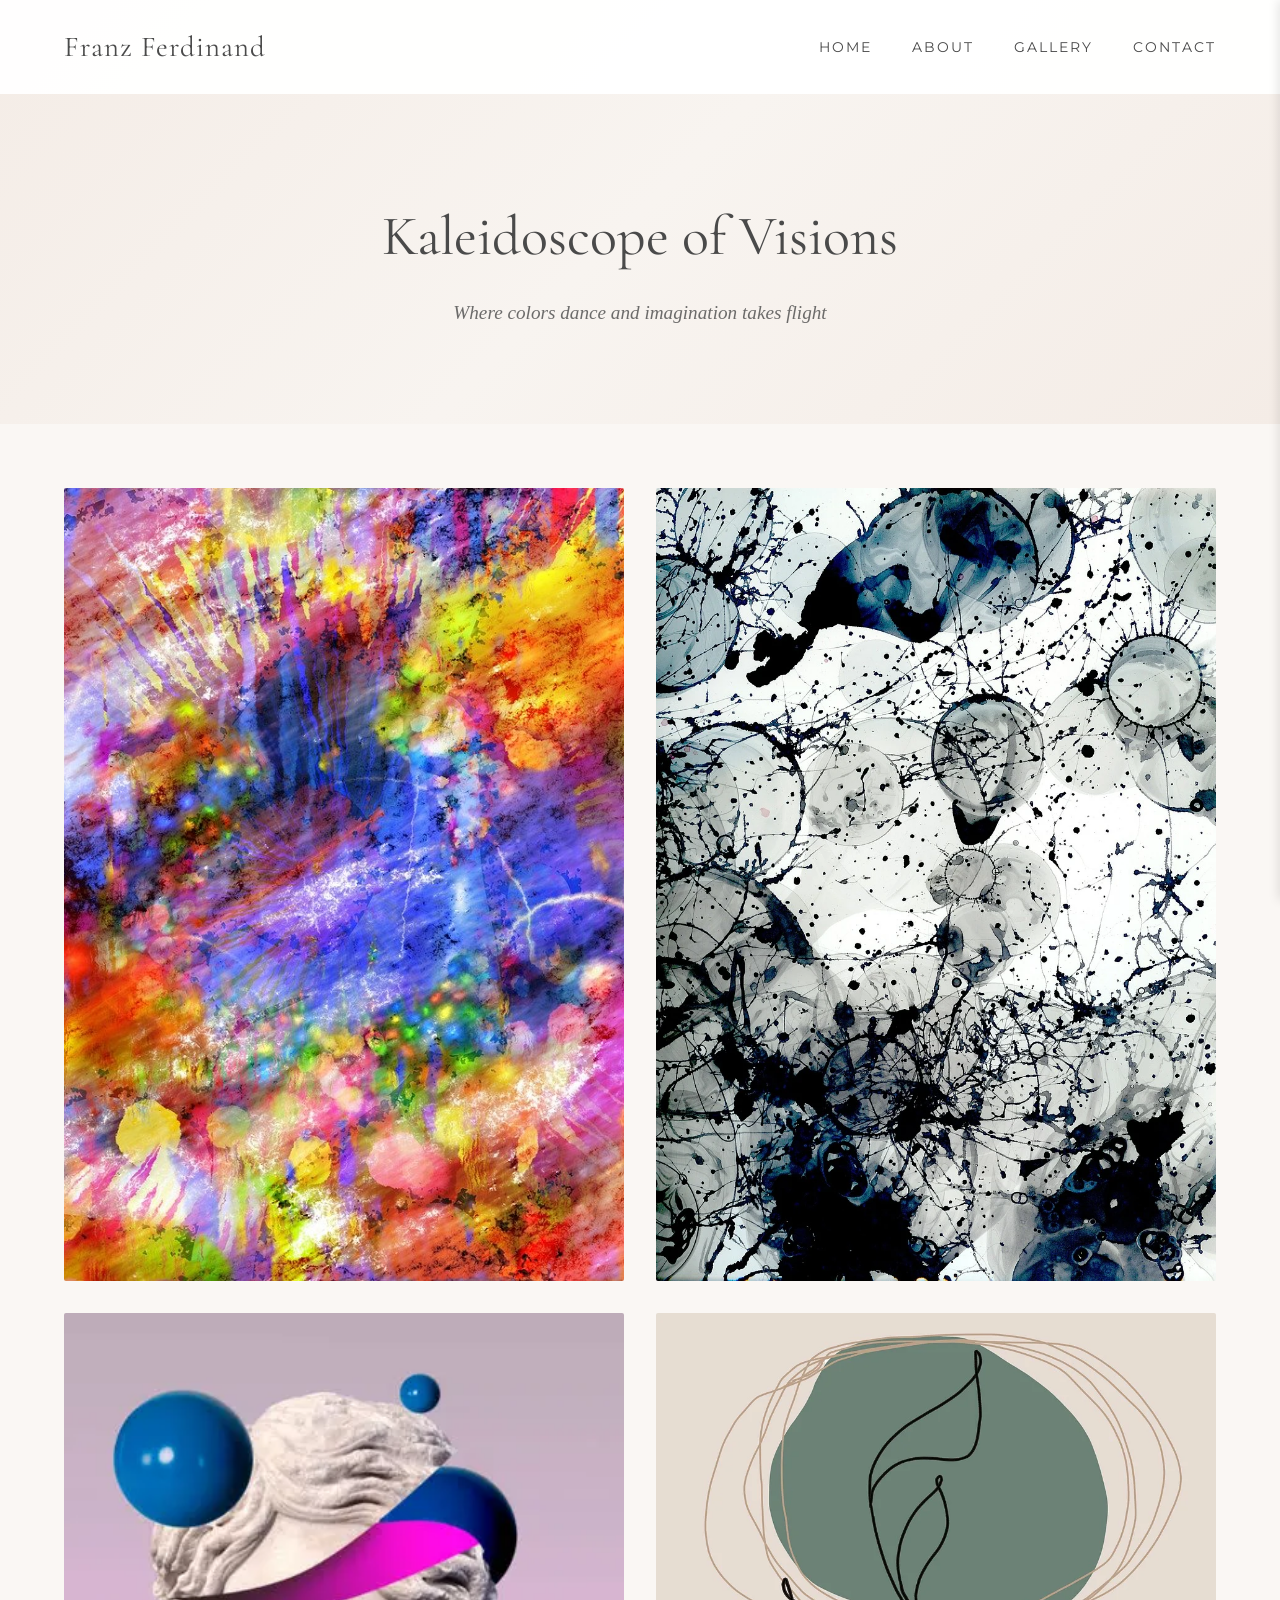
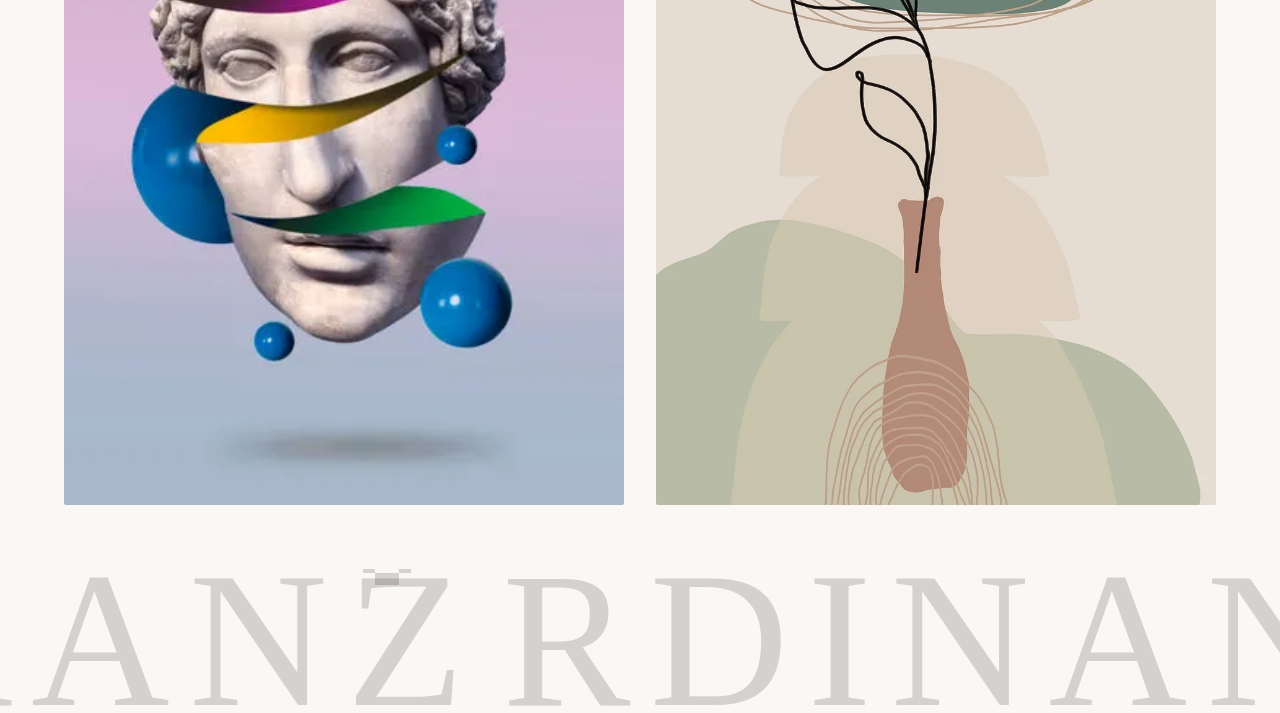
<file: gallery.html>
<!DOCTYPE html>
<html lang="en">
<head>
    <meta charset="UTF-8">
    <meta name="viewport" content="width=device-width, initial-scale=1.0">
    <title>Gallery - Franz Ferdinand</title>
    <link rel="stylesheet" href="styles.css">
    <script src="script.js" defer></script>
</head>
<body>
    <!-- Navigation -->
    <div class="nav-container">
        <nav class="main-nav">
            <div class="logo">
                <a href="index.html">Franz Ferdinand</a>
            </div>
            <ul class="nav-links">
                <li><a href="index.html#hero">Home</a></li>
                <li><a href="index.html#about">About</a></li>
                <li><a href="gallery.html">Gallery</a></li>
                <li><a href="index.html#contact">Contact</a></li>
            </ul>
        </nav>
    </div>

    <!-- Gallery Header -->
    <section class="gallery-header">
        <h1>Kaleidoscope of Visions</h1>
        <p>Where colors dance and imagination takes flight</p>
    </section>

    <!-- Gallery Grid -->
    <section class="gallery-page">
        <div class="gallery-grid">
            <div class="gallery-item large">
                <img src="images/colour symphony.jpg" alt="Explosion of Colors">
                <div class="gallery-overlay">
                    <h3>Chromatic Dreams</h3>
                    <p>A journey through the spectrum of emotions</p>
                </div>
            </div>
            <div class="gallery-item vertical">
                <img src="images/explosion of colours.webp" alt="Color Symphony">
                <div class="gallery-overlay">
                    <h3>Vertical Voyage</h3>
                    <p>Rising through layers of consciousness</p>
                </div>
            </div>
            <div class="gallery-item">
                <img src="images/lsat.webp" alt="Color Meditation">
                <div class="gallery-overlay">
                    <h3>Quantum Reflections</h3>
                    <p>Where science meets artistry</p>
                </div>
            </div>
            <div class="gallery-item horizontal">
                <img src="images/mdeitation.webp" alt="Color Harmony">
                <div class="gallery-overlay">
                    <h3>Harmonic Flow</h3>
                    <p>The rhythm of visual poetry</p>
                </div>
            </div>
        </div>
    </section>

    <!-- Footer -->
    <footer>
        <!-- Copy your footer content from index.html -->
    </footer>
</body>
</html>
</file>
<file: styles.css>
/* Typography */
@import url('https://fonts.googleapis.com/css2?family=Cormorant+Garamond:wght@300;400;500&family=Montserrat:wght@300;400;500&display=swap');

:root {
    --color-primary: #c5aa8f;
    --color-secondary: #f4ece6;
    --color-text: #4a4a4a;
    --color-light: #faf7f4;
    --font-heading: 'Cormorant Garamond', serif;
    --font-body: 'Montserrat', sans-serif;
}

/* Base Styles */
* {
    margin: 0;
    padding: 0;
    box-sizing: border-box;
}

html, body {
    max-width: 100%;
    overflow-x: hidden; /* Prevent horizontal scroll on entire page */
}

/* Main container for all sections */
.main-nav,
.hero,
.gallery,
.about,
.contact,
footer {
    width: 100%;
    max-width: 1400px; /* Consistent max-width */
    margin: 0 auto;
    padding-left: 5%;
    padding-right: 5%;
    overflow-x: hidden;
}

body {
    font-family: var(--font-body);
    font-size: 16px;
    line-height: 1.6;
    color: var(--color-text);
    background-color: var(--color-light);
}

h1, h2, h3, h4, h5, h6 {
    font-family: var(--font-heading);
    font-weight: 400;
}

/* Navigation */
.main-nav {
    position: fixed;
    top: 0;
    left: 50%;
    transform: translateX(-50%);
    width: 100%;
    max-width: 1400px; /* Match your content width */
    padding: 1.5rem 5%;
    background-color: rgba(255, 255, 255, 0.95);
    display: flex;
    justify-content: space-between;
    align-items: center;
    z-index: 1000;
    transition: all 0.3s ease;
}

/* Container for nav to ensure full-width background */
.nav-container {
    position: fixed;
    top: 0;
    left: 0;
    width: 100%;
    background-color: rgba(255, 255, 255, 0.95);
    z-index: 999;
}

.logo a {
    font-family: var(--font-heading);
    font-size: 1.8rem;
    color: var(--color-text);
    text-decoration: none;
    letter-spacing: 1px;
}

.nav-links {
    display: flex;
    gap: 2.5rem;
    list-style: none;
}

.nav-links a {
    font-family: var(--font-body);
    font-size: 0.85rem;
    text-transform: uppercase;
    letter-spacing: 2px;
    color: var(--color-text);
    text-decoration: none;
    transition: color 0.3s ease;
}

.nav-links a:hover {
    color: var(--color-primary);
}

/* Hero Section */
.hero {
    height: 100vh;
    display: flex;
    align-items: center;
    justify-content: center;
    text-align: center;
    background: linear-gradient(
        135deg,
        var(--color-secondary) 0%,
        #f8f4f0 50%,
        var(--color-secondary) 100%
    );
    padding: 0 2rem;
}

.hero-content {
    max-width: 1400px;
    margin: 0 auto;
    padding: 2rem;
}

.hero-content h1 {
    font-size: 4rem;
    margin-bottom: 1.5rem;
    line-height: 1.2;
    color: var(--color-text);
}

.hero-content p {
    font-size: 1.2rem;
    letter-spacing: 1px;
    color: var(--color-text);
    opacity: 0.8;
}

/* Responsive adjustments */
@media (max-width: 768px) {
    .hero-content h1 {
        font-size: 3rem;
    }
    
    .hero-content p {
        font-size: 1rem;
    }
}

/* About Section */
.about {
    padding: 12rem 5% 8rem;
    background-color: var(--color-light);
    max-width: 1600px;
    margin: 0 auto;
}

.about-header {
    text-align: center;
    margin-bottom: 6rem;
}

.about-header h2 {
    font-family: var(--font-heading);
    font-size: 3.5rem;
    margin-bottom: 1rem;
    color: var(--color-text);
}

.about-header .subtitle {
    font-family: var(--font-body);
    font-size: 1.1rem;
    letter-spacing: 0.1em;
    color: var(--color-text);
    opacity: 0.8;
}

.about-grid {
    display: grid;
    grid-template-columns: 45% 55%;
    gap: 4rem;
    width: 100%;
    align-items: start;
}

.about-image {
    position: relative;
}

.about-image img {
    width: 100%;
    height: auto;
    filter: grayscale(100%);
    transition: filter 0.6s ease;
}

.about-image img:hover {
    filter: grayscale(0);
}

.about-text {
    padding-top: 2rem;
}

.about-text .lead {
    font-family: var(--font-heading);
    font-size: 1.8rem;
    line-height: 1.4;
    margin-bottom: 3rem;
    color: var(--color-text);
}

.text-columns {
    column-count: 2;
    column-gap: 3rem;
    margin-bottom: 4rem;
}

.text-columns p {
    font-size: 1rem;
    line-height: 1.8;
    margin-bottom: 1.5rem;
    color: var(--color-text);
}

.credentials {
    display: grid;
    grid-template-columns: repeat(3, 1fr);
    gap: 2rem;
    padding-top: 2rem;
    border-top: 1px solid rgba(0, 0, 0, 0.1);
}

.credential h3 {
    font-family: var(--font-heading);
    font-size: 1.2rem;
    margin-bottom: 0.5rem;
    color: var(--color-text);
}

.credential p {
    font-size: 0.9rem;
    line-height: 1.6;
    color: var(--color-text);
    opacity: 0.8;
}

@media (max-width: 1024px) {
    .about-grid {
        grid-template-columns: 1fr;
        max-width: 800px;
        margin: 0 auto;
    }
    
    .text-columns {
        column-count: 1;
    }

    .credentials {
        grid-template-columns: repeat(2, 1fr);
    }
}

@media (max-width: 768px) {
    .about-header h2 {
        font-size: 2.8rem;
    }

    .about-text .lead {
        font-size: 1.5rem;
    }

    .credentials {
        grid-template-columns: 1fr;
        gap: 1.5rem;
    }

    .main-nav,
    .hero,
    .gallery,
    .about,
    .contact,
    footer {
        padding-left: 20px;
        padding-right: 20px;
    }
    
    .gallery-grid {
        grid-template-columns: 1fr;
    }
}

/* Contact Section */
.contact {
    padding: 8rem 5%;
    background-color: white;
    text-align: center;
    position: relative;
    overflow: hidden;
}

.contact h2 {
    font-size: 2.5rem;
    margin-bottom: 3rem;
    position: relative;
    display: inline-block;
    transition: transform 0.3s ease;
}

/* Underline animation */
.contact h2::after {
    content: '';
    position: absolute;
    bottom: -10px;
    left: 0;
    width: 0;
    height: 2px;
    background-color: var(--color-primary);
    transition: width 0.6s ease;
}

/* Hover effects */
.contact:hover h2 {
    transform: translateY(-5px);
}

.contact:hover h2::after {
    width: 100%;
}

/* Form animation */
.contact-form {
    max-width: 600px;
    margin: 0 auto;
    display: flex;
    flex-direction: column;
    gap: 1.5rem;
    opacity: 0;
    transform: translateY(20px);
    animation: fadeInUp 1s ease forwards;
}

@keyframes fadeInUp {
    from {
        opacity: 0;
        transform: translateY(20px);
    }
    to {
        opacity: 1;
        transform: translateY(0);
    }
}

/* Form elements animation */
.contact-form input,
.contact-form textarea {
    padding: 1rem;
    border: 1px solid #ddd;
    font-family: var(--font-body);
    font-size: 1rem;
    background-color: var(--color-light);
    transition: all 0.3s ease;
}

.contact-form input:focus,
.contact-form textarea:focus {
    border-color: var(--color-primary);
    transform: translateY(-2px);
    box-shadow: 0 5px 15px rgba(0,0,0,0.1);
    outline: none;
}

.contact-form button {
    padding: 1rem 3rem;
    background-color: var(--color-primary);
    color: white;
    border: none;
    font-family: var(--font-body);
    font-size: 0.9rem;
    letter-spacing: 2px;
    text-transform: uppercase;
    cursor: pointer;
    transition: background-color 0.3s ease;
}

.contact-form button:hover {
    background-color: darken(var(--color-primary), 10%);
}

/* Footer Styles */
footer {
    padding: 6rem 5% 3rem;
    background-color: var(--color-light);
    color: var(--color-text);
    text-align: center;
    position: relative;
    overflow: hidden;
}

/* Background Text */
footer::before {
    content: 'FRANZ\AFERDINAND';
    white-space: pre;
    position: absolute;
    top: 50%;
    left: 50%;
    transform: translate(-50%, -50%);
    font-family: 'Libre Baskerville', serif;
    font-size: 15vw;
    color: rgba(0, 0, 0, 0.15);
    letter-spacing: 0.1em;
    font-weight: 400;
    transition: all 0.5s ease;
    cursor: default;
    line-height: 0.9;
}

/* Hover effect for the background text */
footer:hover::before {
    color: rgba(0, 0, 0, 1);
    transform: translate(-50%, -50%) scale(1.1);
    letter-spacing: 0.15em;
}

/* Footer content transition */
.footer-grid,
.footer-bottom {
    position: relative;
    z-index: 1;
    transition: opacity 0.5s ease;
}

/* Dim the content when hovering over footer */
footer:hover .footer-grid,
footer:hover .footer-bottom {
    opacity: 0.3;
}

/* Responsive adjustment */
@media (max-width: 768px) {
    footer::before {
        font-size: 12vw;
    }
}

/* Ensure other footer content stays above the background text */
.footer-grid {
    display: grid;
    grid-template-columns: repeat(3, 1fr);
    gap: 4rem;
    max-width: 900px;
    margin: 0 auto 4rem;
    justify-content: center;
}

.footer-column {
    display: flex;
    flex-direction: column;
    align-items: center;
}

.footer-column h3 {
    font-family: 'ivymode', serif;
    font-size: 26px;
    margin-bottom: 2rem;
    color: var(--color-text);
    font-weight: 400;
    letter-spacing: 0.1em;
}

.footer-column ul {
    list-style: none;
    text-align: center;
}

.footer-column ul li {
    margin-bottom: 1.2rem;
}

.footer-column ul li a {
    color: var(--color-text);
    text-decoration: none;
    font-family: 'ivymode', serif;
    font-size: 18px;
    letter-spacing: 0.05em;
    transition: color 0.3s ease;
    opacity: 0.75;
    font-style: italic;
    font-weight: 300;
}

.footer-column ul li a:hover {
    color: var(--color-primary);
    opacity: 1;
}

.footer-bottom {
    text-align: center;
    padding-top: 2rem;
    border-top: 1px solid rgba(0, 0, 0, 0.08);
    max-width: 900px;
    margin: 0 auto;
}

.studio-name {
    font-family: 'ivymode', serif;
    font-size: 26px;
    letter-spacing: 0.2em;
    margin-bottom: 0.8rem;
    color: var(--color-text);
    font-weight: 400;
}

.footer-bottom p {
    font-family: 'ivymode', serif;
    font-size: 26px;
    opacity: 0.6;
    letter-spacing: 0.1em;
}

/* Responsive Footer */
@media (max-width: 768px) {
    footer {
        padding: 4rem 5% 2rem;
    }

    .footer-grid {
        grid-template-columns: 1fr;
        gap: 2rem;
    }

    .footer-column h3,
    .studio-name,
    .footer-bottom p {
        font-size: 22px;
    }
    
    .footer-column ul li a {
        font-size: 16px;
    }
}

/* Responsive Design */
@media (max-width: 768px) {
    .nav-links {
        display: none; /* Add hamburger menu for mobile */
    }
    
    .about-content {
        grid-template-columns: 1fr;
    }
    
    .gallery-grid {
        grid-template-columns: 1fr;
        max-width: 500px;
        margin: 0 auto;
    }
    
    .hero-content h1 {
        font-size: 3rem;
    }

    .contact-form {
        max-width: 100%;
        padding: 0 1rem;
    }
} 

/* Artistic Statement Section */
.artistic-statement {
    padding: 12rem 5%;
    position: relative;
    background: linear-gradient(
        rgba(0, 0, 0, 0.75),
        rgba(0, 0, 0, 0.75)
    ),
    url('images/artistic-face.jpg');
    background-size: cover;
    background-position: center;
    background-attachment: fixed;
    color: #fff;
}

.statement-content {
    max-width: 1000px;
    margin: 0 auto;
    text-align: center;
    position: relative;
    z-index: 1;
    padding: 4rem;
}

/* Opening line styling */
.statement-text {
    font-family: 'ivymode', serif;
    display: flex;
    flex-direction: column;
    gap: 3.5rem;
    line-height: 1.8;
}

.statement-text::first-line {
    font-size: 32px;
    font-weight: 400;
    letter-spacing: 0.05em;
    color: #fff;
}

/* Process list styling */
.process-list {
    font-family: 'ivymode', serif;
    font-style: italic;
    font-size: 26px;
    line-height: 2;
    max-width: 800px;
    margin: 0 auto;
    opacity: 0.9;
    display: block;
    transform: rotate(-2deg); /* Slight tilt for artistic effect */
}

.process-list::before,
.process-list::after {
    content: '✧';
    display: inline-block;
    margin: 0 10px;
    font-style: normal;
    color: var(--color-primary);
}

/* Ending statement styling */
.statement-ending {
    font-size: 24px;
    font-family: 'ivymode', serif;
    font-style: italic;
    opacity: 0.85;
    margin-top: 1rem;
    transform: rotate(1deg); /* Slight opposite tilt */
    text-shadow: 0 2px 4px rgba(0, 0, 0, 0.2);
}

/* Decorative elements */
.statement-content::before {
    content: '❋';
    display: block;
    font-size: 40px;
    color: var(--color-primary);
    margin-bottom: 2rem;
    opacity: 0.8;
}

/* Enhanced animation */
.statement-content {
    opacity: 0;
    transform: translateY(20px);
    animation: fadeInUp 1.2s ease forwards 0.5s;
}

.process-list {
    opacity: 0;
    animation: fadeInRotate 1.2s ease forwards 1s;
}

@keyframes fadeInRotate {
    from {
        opacity: 0;
        transform: translateY(20px) rotate(-4deg);
    }
    to {
        opacity: 1;
        transform: translateY(0) rotate(-2deg);
    }
}

@keyframes fadeInUp {
    from {
        opacity: 0;
        transform: translateY(20px);
    }
    to {
        opacity: 1;
        transform: translateY(0);
    }
}

/* Responsive Design */
@media (max-width: 768px) {
    .artistic-statement {
        padding: 8rem 5%;
    }

    .statement-content {
        padding: 2rem;
    }

    .statement-text::first-line {
        font-size: 28px;
    }

    .process-list {
        font-size: 22px;
        transform: rotate(-1deg);
    }

    .statement-ending {
        font-size: 20px;
        transform: rotate(0.5deg);
    }
} 

/* Form validation styles */
.error-message {
    color: #ff4444;
    font-size: 0.9rem;
    margin-top: 0.5rem;
    animation: fadeIn 0.3s ease;
}

.success-message {
    color: #4CAF50;
    font-size: 1rem;
    margin-top: 1rem;
    padding: 1rem;
    background-color: rgba(76, 175, 80, 0.1);
    border-radius: 4px;
    animation: fadeIn 0.3s ease;
}

@keyframes fadeIn {
    from {
        opacity: 0;
        transform: translateY(-10px);
    }
    to {
        opacity: 1;
        transform: translateY(0);
    }
}

/* Style invalid input */
input:invalid {
    border-color: #ff4444;
} 

html {
    scroll-behavior: smooth; /* Enables smooth scrolling for anchor links */
} 

/* Gallery Page Styles */
.gallery-header {
    padding: 12rem 5% 6rem;
    text-align: center;
    background: linear-gradient(135deg,
        var(--color-secondary) 0%,
        #f8f4f0 50%,
        var(--color-secondary) 100%
    );
}

.gallery-header h1 {
    font-family: var(--font-heading);
    font-size: 3.5rem;
    margin-bottom: 1rem;
    color: var(--color-text);
}

.gallery-header p {
    font-family: 'ivymode', serif;
    font-size: 1.2rem;
    color: var(--color-text);
    opacity: 0.8;
    font-style: italic;
}

.gallery-page {
    padding: 4rem 5%;
    background-color: var(--color-light);
}

.gallery-grid {
    display: grid;
    grid-template-columns: repeat(auto-fill, minmax(400px, 1fr));
    gap: 2rem;
    max-width: 1400px;
    margin: 0 auto;
}

.gallery-item {
    position: relative;
    overflow: hidden;
    border-radius: 2px;
    cursor: pointer;
}

.gallery-item img {
    width: 100%;
    height: 100%;
    object-fit: cover;
    transition: transform 0.5s ease;
}

.gallery-overlay {
    position: absolute;
    bottom: -100%;
    left: 0;
    width: 100%;
    padding: 2rem;
    background: rgba(0, 0, 0, 0.7);
    color: white;
    transition: bottom 0.3s ease;
}

.gallery-item:hover img {
    transform: scale(1.05);
}

.gallery-item:hover .gallery-overlay {
    bottom: 0;
}

.gallery-overlay h3 {
    font-family: var(--font-heading);
    font-size: 1.5rem;
    margin-bottom: 0.5rem;
}

.gallery-overlay p {
    font-size: 0.9rem;
    opacity: 0.9;
}

@media (max-width: 768px) {
    .gallery-header {
        padding: 8rem 5% 4rem;
    }

    .gallery-header h1 {
        font-size: 2.5rem;
    }

    .gallery-grid {
        grid-template-columns: 1fr;
    }
} 

/* Shop Button in Hero Section */
.shop-button {
    display: inline-block;
    margin-top: 2rem;
    padding: 1rem 2.5rem;
    background-color: var(--color-primary);
    color: white;
    text-decoration: none;
    border-radius: 2px;
    font-family: var(--font-body);
    letter-spacing: 2px;
    text-transform: uppercase;
    transition: all 0.3s ease;
}

.shop-button:hover {
    transform: translateY(-2px);
    box-shadow: 0 5px 15px rgba(0,0,0,0.1);
}

/* Shop Page Styles */
.shop-header {
    padding: 12rem 5% 6rem;
    text-align: center;
    background: linear-gradient(135deg,
        var(--color-secondary) 0%,
        #f8f4f0 50%,
        var(--color-secondary) 100%
    );
}

.shop-header h1 {
    font-family: var(--font-heading);
    font-size: 3.5rem;
    margin-bottom: 1rem;
}

.shop-page {
    padding: 4rem 5%;
    background-color: var(--color-light);
}

.shop-grid {
    display: grid;
    grid-template-columns: repeat(auto-fill, minmax(350px, 1fr));
    gap: 3rem;
    max-width: 1400px;
    margin: 0 auto;
}

.shop-item {
    background: white;
    border-radius: 8px;
    overflow: hidden;
    box-shadow: 0 4px 12px rgba(0,0,0,0.1);
    transition: transform 0.3s ease;
}

.shop-item:hover {
    transform: translateY(-5px);
}

.shop-item img {
    width: 100%;
    height: 300px;
    object-fit: cover;
}

.shop-item-details {
    padding: 2rem;
}

.shop-item-details h3 {
    font-family: var(--font-heading);
    font-size: 1.5rem;
    margin-bottom: 0.5rem;
}

.shop-item-details p {
    font-family: var(--font-body);
    font-size: 1rem;
    margin-bottom: 1rem;
}

.shop-item-details .artwork-details {
    display: flex;
    justify-content: space-between;
    margin-bottom: 1rem;
}

.shop-item-details .artwork-details span {
    font-family: var(--font-body);
    font-size: 0.9rem;
    color: var(--color-text);
    opacity: 0.8;
}

.shop-item-details .price-container {
    display: flex;
    justify-content: space-between;
    align-items: center;
}

.shop-item-details .price-container .price {
    font-family: var(--font-heading);
    font-size: 1.2rem;
    color: var(--color-primary);
}

.shop-item-details .price-container .buy-button {
    font-family: var(--font-body);
    font-size: 0.9rem;
    color: white;
    background-color: var(--color-primary);
    border: none;
    border-radius: 2px;
    padding: 0.5rem 1rem;
    cursor: pointer;
    transition: all 0.3s ease;
}

.shop-item-details .price-container .buy-button:hover {
    transform: translateY(-2px);
    box-shadow: 0 5px 15px rgba(0,0,0,0.1);
} 

/* Seasonal Styles */
.seasonal-banner {
    background: linear-gradient(45deg, #c5aa8f, #8f6b4d);
    color: white;
    text-align: center;
    padding: 1rem;
    font-family: var(--font-body);
    position: fixed;
    width: 100%;
    top: 0;
    z-index: 1001;
    animation: shimmer 2s infinite;
}

.sparkle {
    display: inline-block;
    margin: 0 10px;
    animation: twinkle 1.5s infinite;
}

.holiday-notice {
    text-align: center;
    padding: 3rem 0;
    margin-bottom: 4rem;
    background: linear-gradient(rgba(255,255,255,0.9), rgba(255,255,255,0.7)),
                url('images/glitter-bg.jpg');
    background-size: cover;
    border-radius: 8px;
}

.notice-content h2 {
    font-family: var(--font-heading);
    font-size: 2.5rem;
    margin-bottom: 1rem;
    color: var(--color-text);
}

.category-tabs {
    display: flex;
    justify-content: center;
    gap: 1rem;
    padding: 2rem 0;
    background-color: var(--color-light);
}

.category-tab {
    padding: 0.8rem 1.5rem;
    border: none;
    background: none;
    font-family: var(--font-body);
    font-size: 1rem;
    color: var(--color-text);
    cursor: pointer;
    transition: all 0.3s ease;
    position: relative;
    text-decoration: none;  /* For the anchor tag */
}

.category-tab::after {
    content: '';
    position: absolute;
    bottom: -2px;
    left: 0;
    width: 0;
    height: 2px;
    background-color: var(--color-primary);
    transition: width 0.3s ease;
}

.category-tab:hover::after,
.category-tab.active::after {
    width: 100%;
}

/* Ensure anchor tag styling matches buttons */
a.category-tab {
    display: inline-flex;
    align-items: center;
}

.shop-item.featured {
    grid-column: span 2;
    background: linear-gradient(45deg, #f8f4f0, #fff);
}

.seasonal-tag {
    position: absolute;
    top: 1rem;
    right: 1rem;
    background-color: var(--color-primary);
    color: white;
    padding: 0.5rem 1rem;
    border-radius: 20px;
    font-size: 0.8rem;
    z-index: 1;
}

@keyframes shimmer {
    0% { background-position: 100% 0; }
    100% { background-position: -100% 0; }
}

@keyframes twinkle {
    0%, 100% { opacity: 1; }
    50% { opacity: 0.5; }
}

/* Responsive adjustments */
@media (max-width: 768px) {
    .category-tabs {
        flex-wrap: wrap;
    }
    
    .shop-item.featured {
        grid-column: span 1;
    }
    
    .holiday-notice {
        margin: 1rem;
    }
} 

/* Cart Sidebar Styles */
.cart-sidebar {
    position: fixed;
    top: 0;
    right: -400px;
    width: 400px;
    height: 100vh;
    background: white;
    box-shadow: -2px 0 10px rgba(0,0,0,0.1);
    transition: right 0.3s ease;
    z-index: 1000;
    display: flex;
    flex-direction: column;
}

.cart-sidebar.active {
    right: 0;
}

.cart-header {
    padding: 1.5rem;
    border-bottom: 1px solid #eee;
    display: flex;
    justify-content: space-between;
    align-items: center;
}

.cart-header h3 {
    font-family: var(--font-heading);
    font-size: 1.5rem;
    margin: 0;
}

.close-cart {
    background: none;
    border: none;
    font-size: 1.5rem;
    cursor: pointer;
    padding: 0.5rem;
    opacity: 0.6;
    transition: opacity 0.3s ease;
}

.close-cart:hover {
    opacity: 1;
}

.cart-items {
    flex-grow: 1;
    overflow-y: auto;
    padding: 1rem;
}

.cart-item {
    display: flex;
    align-items: center;
    padding: 1rem;
    border-bottom: 1px solid #eee;
    gap: 1rem;
}

.cart-item img {
    width: 80px;
    height: 80px;
    object-fit: cover;
    border-radius: 4px;
}

.cart-item-details {
    flex-grow: 1;
}

.cart-item-details h4 {
    margin: 0 0 0.5rem 0;
    font-family: var(--font-heading);
}

.cart-item-details p {
    margin: 0;
    color: var(--color-text);
}

.remove-item {
    background: none;
    border: none;
    font-size: 1.2rem;
    cursor: pointer;
    opacity: 0.6;
    transition: opacity 0.3s ease;
}

.remove-item:hover {
    opacity: 1;
}

.cart-footer {
    padding: 1.5rem;
    border-top: 1px solid #eee;
    background: #f9f9f9;
}

.cart-total {
    font-size: 1.2rem;
    margin-bottom: 1rem;
    font-weight: 500;
}

.checkout-button {
    width: 100%;
    padding: 1rem;
    background-color: var(--color-primary);
    color: white;
    border: none;
    border-radius: 4px;
    font-family: var(--font-body);
    font-size: 1rem;
    cursor: pointer;
    transition: background-color 0.3s ease;
}

.checkout-button:hover {
    background-color: darken(var(--color-primary), 10%);
}

body.cart-open {
    overflow: hidden;
}

@media (max-width: 768px) {
    .cart-sidebar {
        width: 100%;
        right: -100%;
    }
} 

/* Cart Item Price Details */
.item-price-details {
    display: flex;
    justify-content: space-between;
    align-items: center;
    margin: 0.5rem 0;
    font-size: 0.9rem;
    color: var(--color-text);
}

.item-total {
    font-weight: 500;
    color: var(--color-primary);
}

.quantity-controls {
    display: flex;
    align-items: center;
    gap: 0.5rem;
}

.quantity-btn {
    background: none;
    border: 1px solid #ddd;
    width: 24px;
    height: 24px;
    border-radius: 4px;
    cursor: pointer;
    display: flex;
    align-items: center;
    justify-content: center;
    transition: all 0.3s ease;
}

.quantity-btn:hover {
    background: var(--color-primary);
    color: white;
    border-color: var(--color-primary);
}

.quantity {
    min-width: 24px;
    text-align: center;
}

.cart-summary {
    padding: 1rem 0;
    border-top: 1px solid #eee;
}

.summary-line {
    display: flex;
    justify-content: space-between;
    margin-bottom: 0.5rem;
    font-size: 0.9rem;
    color: var(--color-text);
}

.summary-line.total {
    font-size: 1.1rem;
    font-weight: 500;
    margin-top: 1rem;
    padding-top: 1rem;
    border-top: 1px solid #eee;
}
</file>
